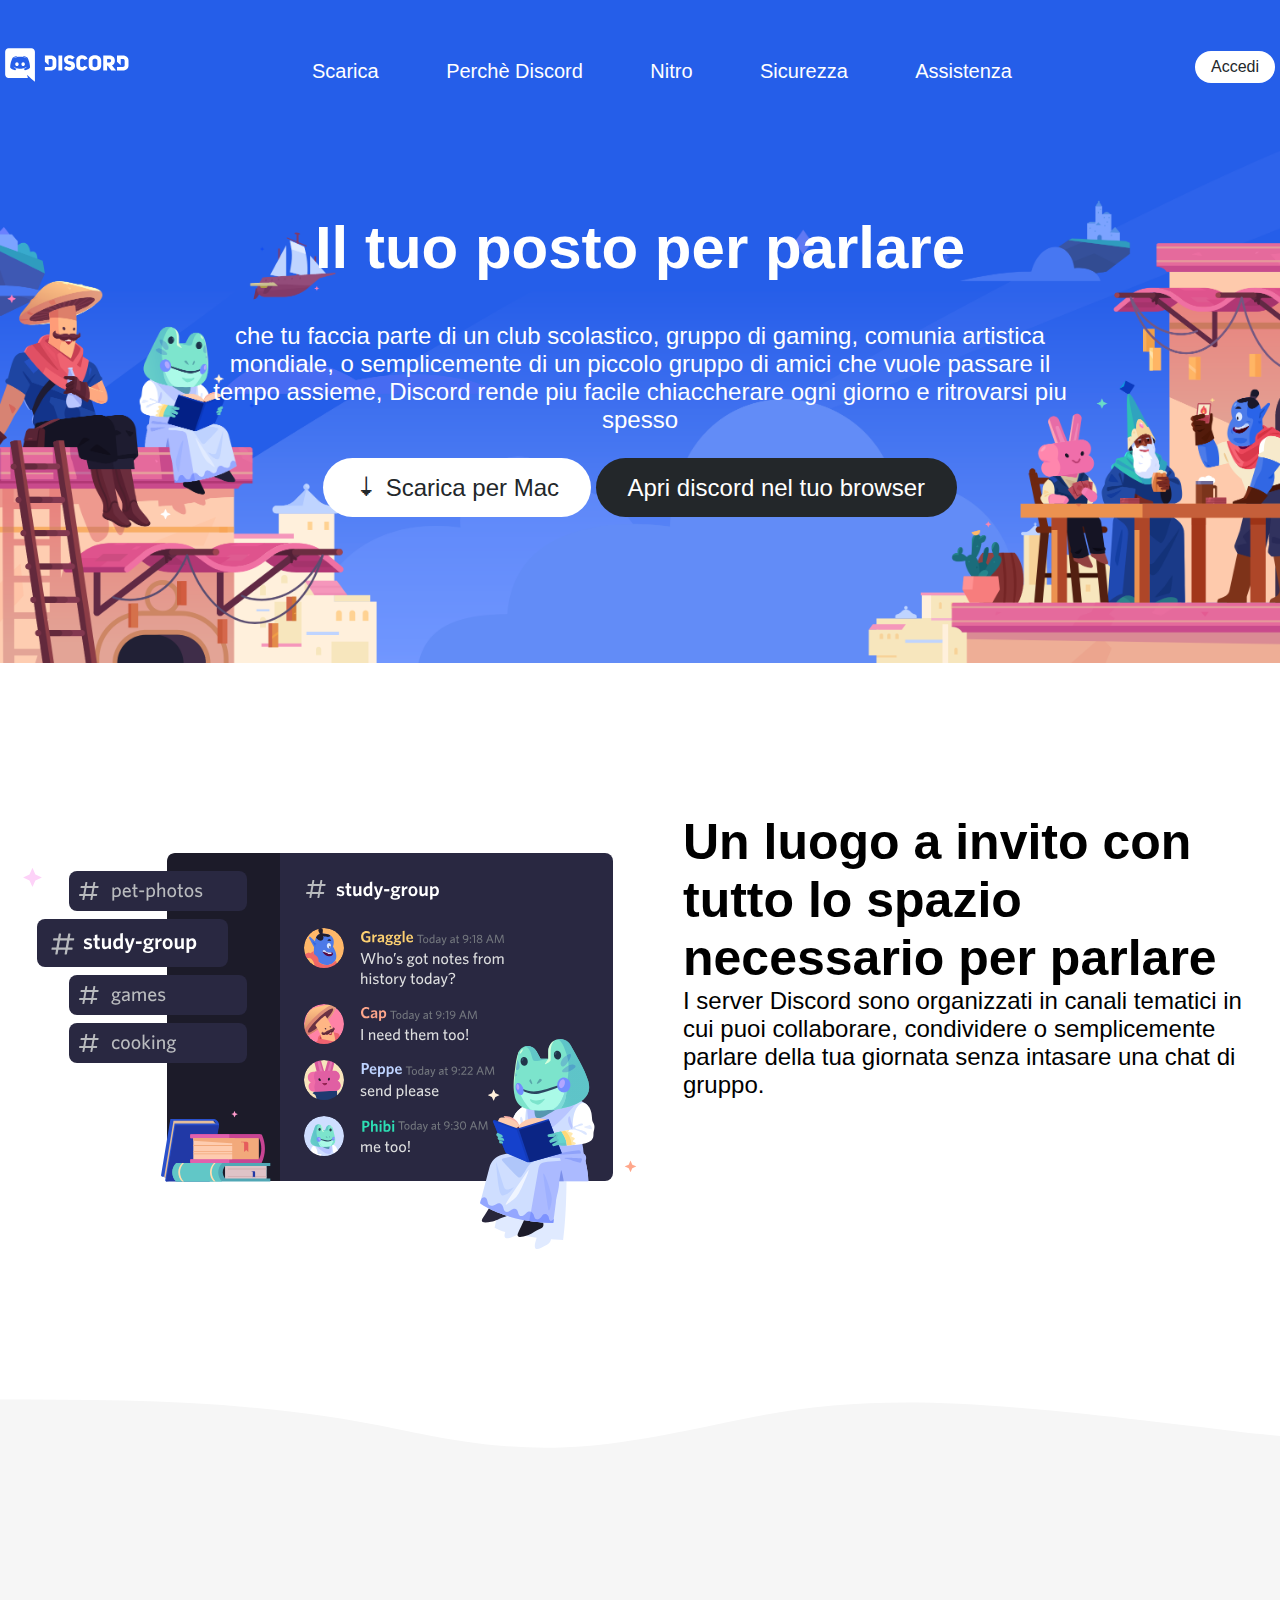
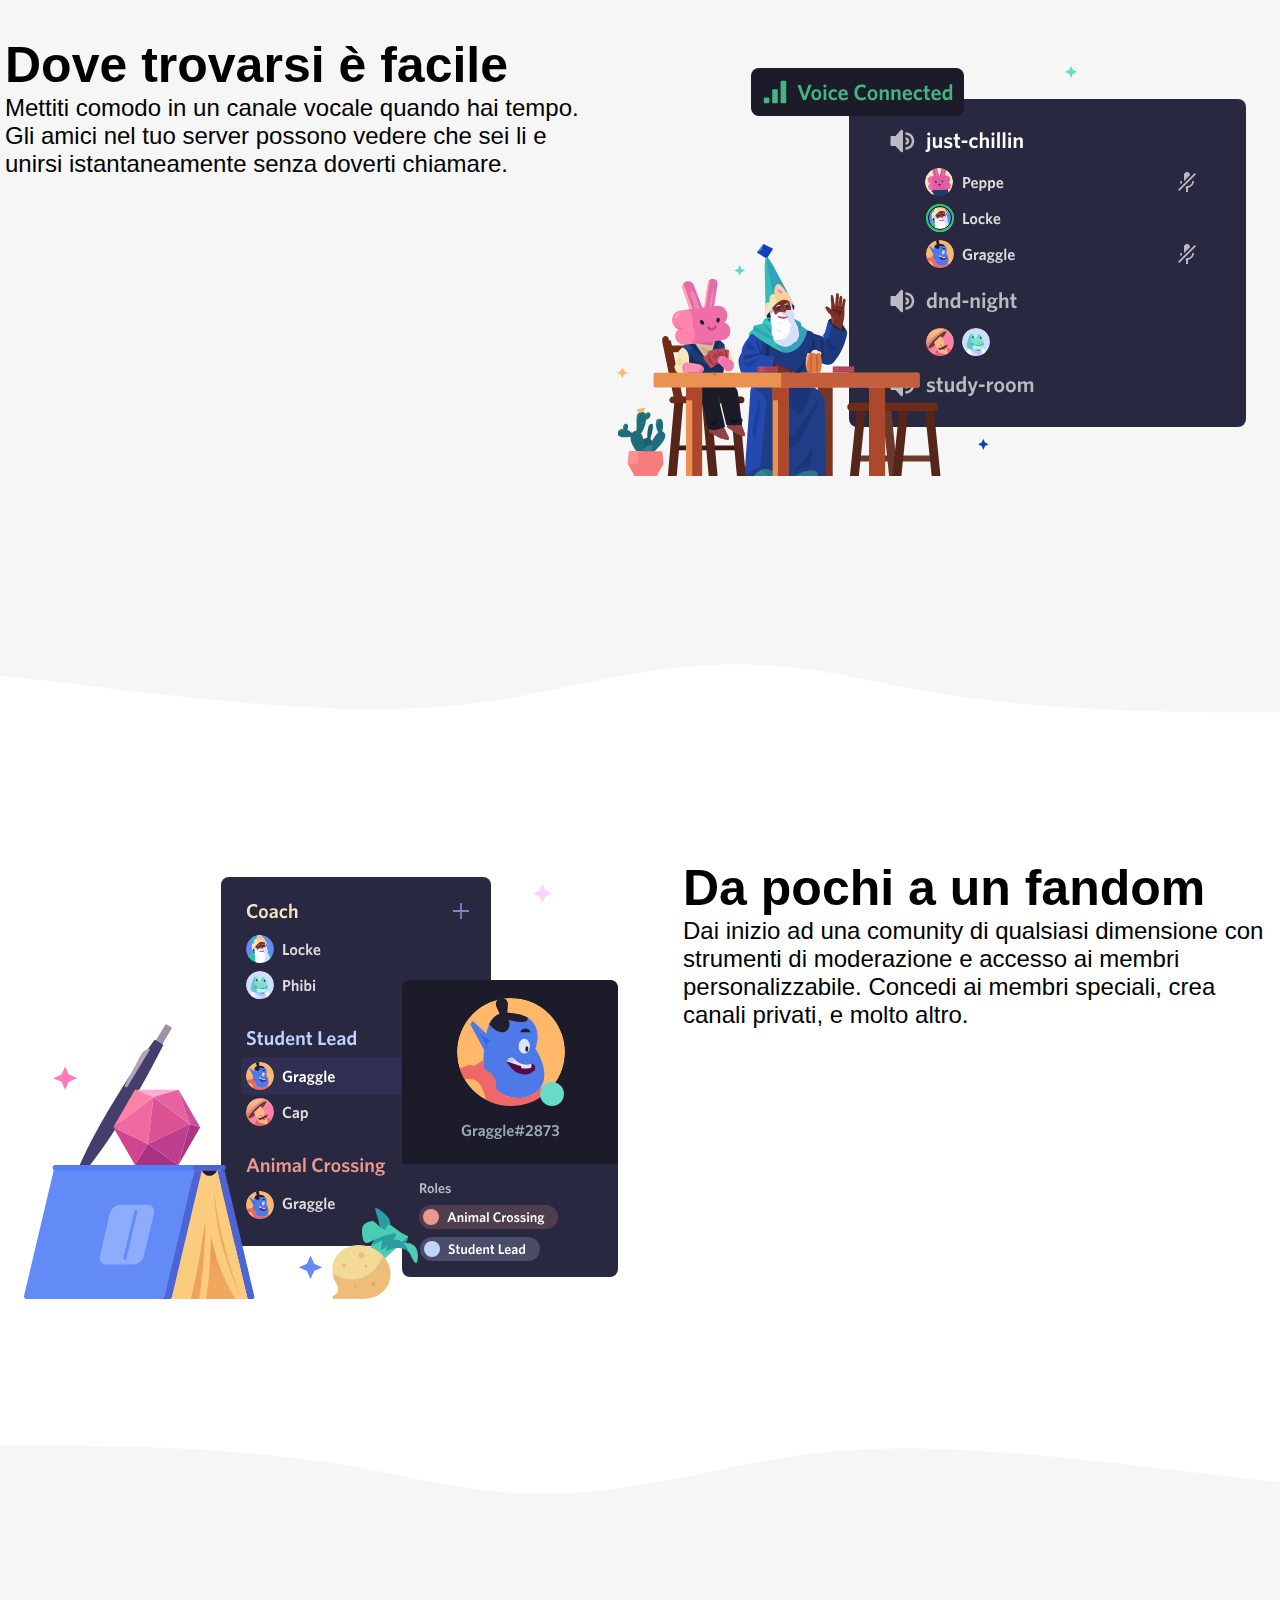
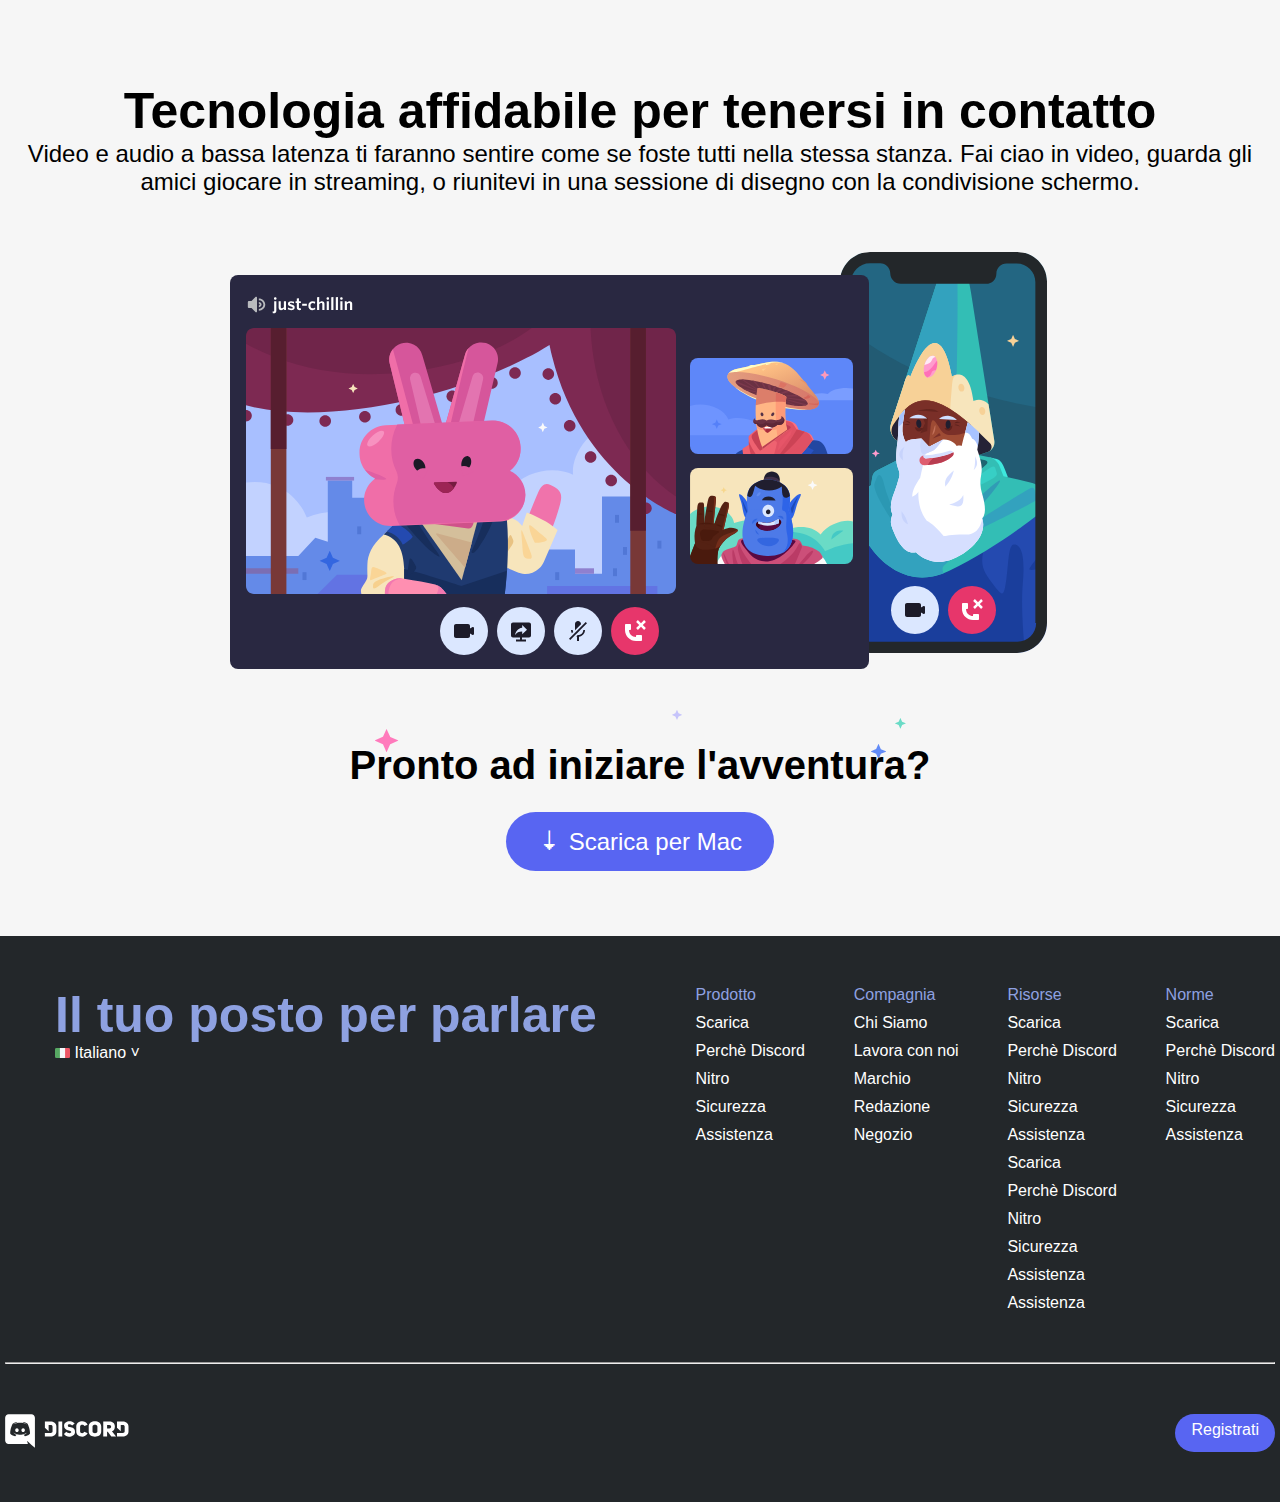
<file: index.html>
<!DOCTYPE html>
<html lang="it">
<head>
    <meta charset="UTF-8">
    <meta http-equiv="X-UA-Compatible" content="IE=edge">
    <meta name="viewport" content="width=device-width, initial-scale=1.0">
    <link rel="stylesheet" href="https://cdnjs.cloudflare.com/ajax/libs/font-awesome/6.2.0/css/all.min.css" integrity="sha512-xh6O/CkQoPOWDdYTDqeRdPCVd1SpvCA9XXcUnZS2FmJNp1coAFzvtCN9BmamE+4aHK8yyUHUSCcJHgXloTyT2A==" crossorigin="anonymous" referrerpolicy="no-referrer" />
    <link rel="stylesheet" href="./css/style.css">
    <title>Discord | Il luogo ideale per parlare e ritrovarsi</title>
</head>
<body id="index">
    <!-- inizio header  -->
    <header>
        <nav class="container flexnav">
            <a href="index.html"><img src="./img/logo.svg" alt="logo Discord"></a>
            <ul>
                <li><a href="./pagine/download.html">Scarica</a></li>
                <li><a href="#">Perch&egrave; Discord</a></li>
                <li><a href="#">Nitro</a></li>
                <li><a href="#">Sicurezza</a></li>
                <li><a href="#">Assistenza</a></li>
            </ul>
            <a href="#" class="btn bianco sopra piccolo">Accedi</a>
        </nav>
        <section class="hero">
            <div class="container">
                <h1>Il tuo posto per parlare</h1>
                <p>che tu faccia parte di un club scolastico, gruppo di gaming, comunia artistica mondiale, o semplicemente di un piccolo gruppo di amici che vuole passare il tempo assieme, Discord rende piu facile chiaccherare ogni giorno e ritrovarsi piu spesso</p>
                <div>
                    <a href="#" class="btn bianco sopra">&#129043; Scarica per Mac</a>
                    <a href="https://discord.com/channels/@me" class="btn nero sopra">Apri discord nel tuo browser</a>
                </div>
                
            </div>

        </section>
    </header>
    <!-- inizio main -->
    <main>
        <section class="flexsection container">
            <img src="./img/item1.svg" alt="">
            <div>
                <h2>Un luogo a invito con tutto lo spazio necessario per parlare</h2>
                <p>I server Discord sono organizzati in canali tematici in cui puoi collaborare, condividere o semplicemente parlare della tua giornata senza intasare una chat di gruppo.</p>
            </div>
        </section>

        <div class="weve">
            <svg class="wave-1hkxOo" version="1.1" xmlns="http://www.w3.org/2000/svg" viewBox="0 0 1440 100" preserveAspectRatio="none"><path class="wavePath-haxJK1 animationPaused-2hZ4IO" d="M826.337463,25.5396311 C670.970254,58.655965 603.696181,68.7870267 447.802481,35.1443383 C293.342778,1.81111414 137.33377,1.81111414 0,1.81111414 L0,150 L1920,150 L1920,1.81111414 C1739.53523,-16.6853983 1679.86404,73.1607868 1389.7826,37.4859505 C1099.70117,1.81111414 981.704672,-7.57670281 826.337463,25.5396311 Z" fill="currentColor"></path></svg>
        </div>

        <div class="biancoscuro">
            <section class="flexsection reverse container">
                <img src="./img/item2.svg" alt="">
                <div>
                    <h2>Dove trovarsi &egrave; facile</h2>
                    <p>Mettiti comodo in un canale vocale quando hai tempo. Gli amici nel tuo server possono vedere che sei li e unirsi istantaneamente senza doverti chiamare.</p>
                </div>
            </section>
        </div>
        <div class="weve rotate">
            <svg class="wave-1hkxOo" version="1.1" xmlns="http://www.w3.org/2000/svg" viewBox="0 0 1440 100" preserveAspectRatio="none"><path class="wavePath-haxJK1 animationPaused-2hZ4IO" d="M826.337463,25.5396311 C670.970254,58.655965 603.696181,68.7870267 447.802481,35.1443383 C293.342778,1.81111414 137.33377,1.81111414 0,1.81111414 L0,150 L1920,150 L1920,1.81111414 C1739.53523,-16.6853983 1679.86404,73.1607868 1389.7826,37.4859505 C1099.70117,1.81111414 981.704672,-7.57670281 826.337463,25.5396311 Z" fill="currentColor"></path></svg>
        </div>
        <section class="flexsection container">
            <img src="./img/item3.svg" alt="">
            <div>
                <h2>Da pochi a un fandom</h2>
                <p>Dai inizio ad una comunity di qualsiasi dimensione con strumenti di moderazione e accesso ai membri personalizzabile. Concedi ai membri speciali, crea canali privati, e molto altro.</p>
            </div>
        </section>
        <div class="weve">
            <svg class="wave-1hkxOo" version="1.1" xmlns="http://www.w3.org/2000/svg" viewBox="0 0 1440 100" preserveAspectRatio="none"><path class="wavePath-haxJK1 animationPaused-2hZ4IO" d="M826.337463,25.5396311 C670.970254,58.655965 603.696181,68.7870267 447.802481,35.1443383 C293.342778,1.81111414 137.33377,1.81111414 0,1.81111414 L0,150 L1920,150 L1920,1.81111414 C1739.53523,-16.6853983 1679.86404,73.1607868 1389.7826,37.4859505 C1099.70117,1.81111414 981.704672,-7.57670281 826.337463,25.5396311 Z" fill="currentColor"></path></svg>
        </div>
        <div class="biancoscuro">
            <section class="finale container">
                <div>
                    <h2>Tecnologia affidabile per tenersi in contatto</h2>
                    <p>Video e audio a bassa latenza ti faranno sentire come se foste tutti nella stessa stanza. Fai ciao in video, guarda gli amici giocare in streaming, o riunitevi in una sessione di disegno con la condivisione schermo.</p>
                </div>
                <div>
                    <img src="./img/item4-big.svg" alt="">
                </div>
                <div>
                    <img src="./img/stars.svg" alt="">
                    <h3>Pronto ad iniziare l'avventura?</h3>
                    <a href="#" class="btn viola sopra">&#129043; Scarica per Mac</a>
                </div>
            </section>
        </div>
    </main>
    <!-- inizio footer -->
    <footer>
        <div class="container">
            <nav class="flexfooter inizio">
                <div>
                    <h2>Il tuo posto per parlare</h2>
                    <span><img src="./img/ita.png" alt="bandiera italiana"> Italiano &#709;</span>
                    <section>
                       <a href="https://twitter.com/discord"><i class="fa-brands fa-twitter"></i></a>
                       <a href="https://www.instagram.com/discord/"><i class="fa-brands fa-instagram"></i></a>
                       <a href="https://www.facebook.com/login/?next=https%3A%2F%2Fwww.facebook.com%2Fdiscord%2F"><i class="fa-brands fa-facebook"></i></a>
                       <a href="https://www.youtube.com/discord"><i class="fa-brands fa-youtube"></i></a> 
                    </section>
                </div>
                <ul>Prodotto
                    <li><a href="./pagine/download.html">Scarica</a></li>
                    <li><a href="#">Perch&egrave; Discord</a></li>
                    <li><a href="#">Nitro</a></li>
                    <li><a href="#">Sicurezza</a></li>
                    <li><a href="#">Assistenza</a></li>
                </ul>
                
                <ul>Compagnia
                    <li><a href="#">Chi Siamo</a></li>
                    <li><a href="#">Lavora con noi</a></li>
                    <li><a href="#">Marchio</a></li>
                    <li><a href="#">Redazione</a></li>
                    <li><a href="#">Negozio</a></li>
                </ul>
                <ul>Risorse
                    <li><a href="./pagine/download.html">Scarica</a></li>
                    <li><a href="#">Perch&egrave; Discord</a></li>
                    <li><a href="#">Nitro</a></li>
                    <li><a href="#">Sicurezza</a></li>
                    <li><a href="#">Assistenza</a></li>
                    <li><a href="./pagine/download.html">Scarica</a></li>
                    <li><a href="#">Perch&egrave; Discord</a></li>
                    <li><a href="#">Nitro</a></li>
                    <li><a href="#">Sicurezza</a></li>
                    <li><a href="#">Assistenza</a></li>
                    <li><a href="#">Assistenza</a></li>
                </ul>
                <ul>Norme
                    <li><a href="./pagine/download.html">Scarica</a></li>
                    <li><a href="#">Perch&egrave; Discord</a></li>
                    <li><a href="#">Nitro</a></li>
                    <li><a href="#">Sicurezza</a></li>
                    <li><a href="#">Assistenza</a></li>
                </ul>
                
            </nav>
            <hr>
            <div class="fine flexfooter">
                <a href="./index.html"><img src="./img/logo.svg" alt=""></a>
                <a href="#" class="btn viola sopra piccolo">Registrati</a>
            </div>
        </div>
    </footer>
</body>
</html>
</file>
<file: css/style.css>
/* regole comuni */
:root{
    /* colori  */
    --white: #ffffff;
    --whitescure:#f6f6f6;
    --blue:#404eed;
    --black:#23272a;
    --lightgray:#3b4146;
    --purple:#5865f2;
    --lightpurple:#8ea1e1;
    --footer-background: #23272a;
    /* famiglia di font */
    --font: Helvetica, sans-serif;
    /* regole box-shadow */
    --box-shadow: 1px 1px 5px #050505;              
}
*{
    margin: 0;
    padding: 0;
    box-sizing: border-box;
}
body{
    font-family: var(--font);
}
.container{
    max-width: 1270px;
    margin: 0 auto;
}
.clearfix::after{
    content: "";
    display: table;
    clear:both
}
/* font-size  */
h1{
    font-size: 60px;
}
h2{
    font-size: 50px;
}
h3{
    font-size: 40px;
}
p{
    font-size: 24px;
}
/* ancore decorazioni testo */
a{
    text-decoration: none;
    color: white;
}
/* bottoni */
.btn{
    font-size: 24px;
    border-radius: 30px;
    padding: 16px 32px;
}
.btn.piccolo{
    padding: 7px 16px;
    font-size: 16px;
}
.btn.bianco{
    background-color: var(--white);
    color: var(--black);
}
.btn.nero{
    background-color: var(--black);
    color: var(--white);
}
.btn.viola{
    background-color: var(--purple);
    color: var(--white);
}
.btn.sopra:hover{
    box-shadow: var(--box-shadow) ;
}
a.btn.nero:hover{
    background-color: var(--lightgray);
}
a.btn.viola:hover{
    background-color: var(--lightpurple);
}
a.bianco:hover{
    color: var(--purple);
}
/*  inizio navbar */
.flexnav{
    display: flex;
    justify-content: space-between;
    align-items: center;
    flex-flow: row wrap;
}
nav{
    display: block;
}
header nav ul{
    min-width: 350px;
    width: 700px;
    display: flex;
    justify-content: space-between;
    align-items: center;
}
header nav li{
    list-style: none;
    color: white;
    font-size: 20px;
}
/* inizio footer */
footer{
    background-color: var(--footer-background);
    color: var(--white);
}
.inizio.flexfooter{
    display: flex;
    flex-direction: row;
    justify-content: space-between;
    min-width: clac( 100% / 6 );
}
.inizio.flexfooter div{
    min-width: clac(( 100% / 6 ) * 2 );
}
.inizio.flexfooter div h2{
    color: var(--lightpurple);
}
.inizio section span img{
    width: 20px;
}
nav div{
    padding: 50px;
}
nav div img{
    width: 15px;
}
nav a i{
    color: white;
    padding: 15px 15px 0 0;
    font-size: 24px;
}
nav ul{
    color: var(--lightpurple);
    padding: 50px 0;
}
nav ul li{
    color: var(--white);
    list-style: none;
    padding-top: 10px;
}
hr{
    color: var(--lightpurple);
}
.fine.flexfooter{
    display: flex;
    justify-content: space-between;
    padding: 50px 0;
}

                                                /* INDEX.HTML */                                            

/* inizio header  */
#index header{
    background-color: #255ee9;
}
/* section hero */
#index section.hero{
    background-image: url("../img/jumbo.png");
    height: 530px;
    background-position: center;
    background-repeat: no-repeat;
    background-size: cover;
    position: relative;
    padding-top: 60px;
}
#index section.hero>div{
    min-height: 500px;
    display: flex;
    flex-flow: column wrap;
    align-items: center;
    color: var(--white);
}
#index section.hero div h1, section.hero div div, section.hero div p{
    padding: 20px;
    text-align: center;
    max-width: 900px;
}
/* inizio main  */
#index main section.flexsection{
    display: flex;
    justify-content: space-around;
    align-items: flex-start;
}
#index main div section.flexsection.reverse{
    flex-direction: row-reverse;
}
#index main section{
    padding: 150px 0;
}
#index section.finale{
    text-align: center;
    padding-bottom: 80px ;
}
#index .finale div img{
    margin-bottom: -20px;
}
#index .finale div h3{
    margin-bottom: 40px ;
}
#index .biancoscuro{
    background-color: #f6f6f6;
}
/* immagine onda */
#index .weve{
    color: #f6f6f6;
    margin: -5px 0;
}
#index .rotate{
    transform: rotate(180deg);
}

                                                /* DOWNLOAD.HTML */  
#download header{
    background-color: var(--footer-background);
}
#download div.container h1{
    text-transform: uppercase;
}
#download div.container *{
    color: var(--white);
    padding: 20px 0;
    text-align: left;
}
#download .sx{
    float: left;
    max-width: 40%;
}
#download .dx{
    float: right;
    width: auto;
}
</file>
